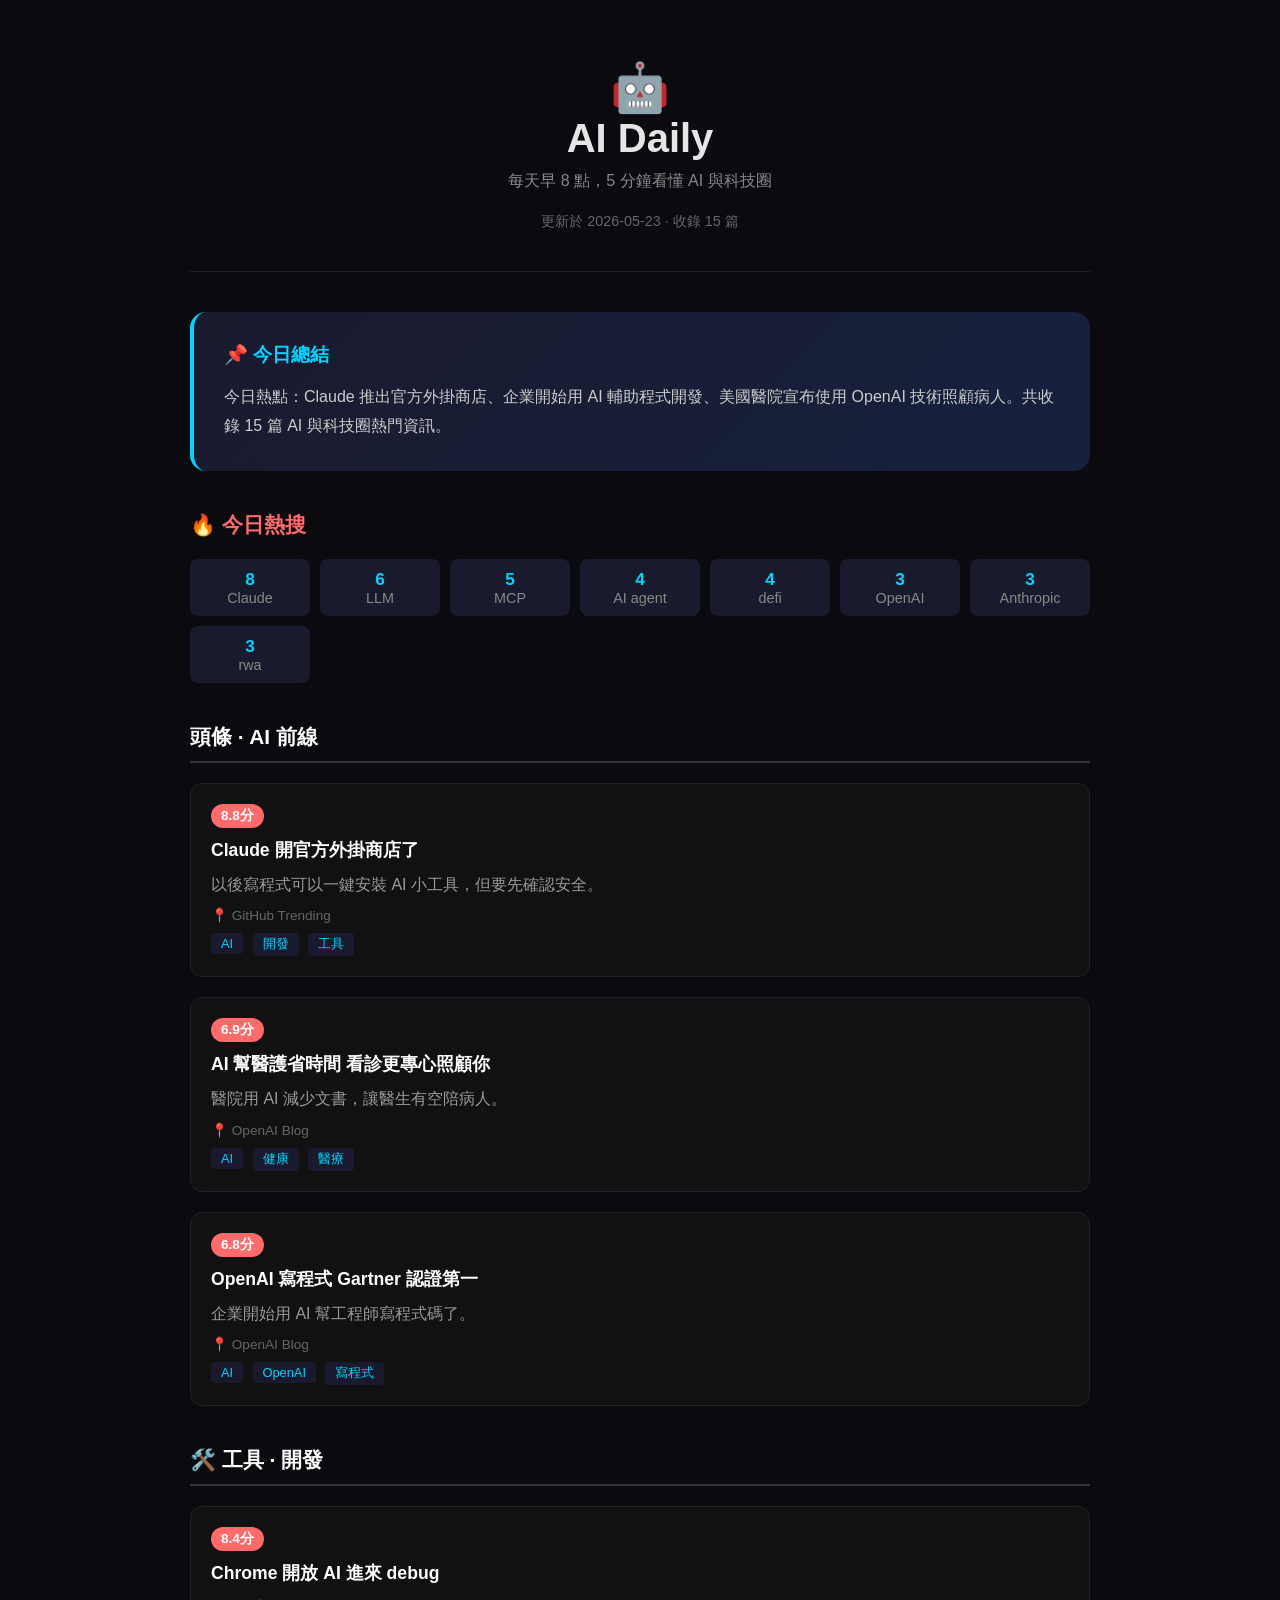
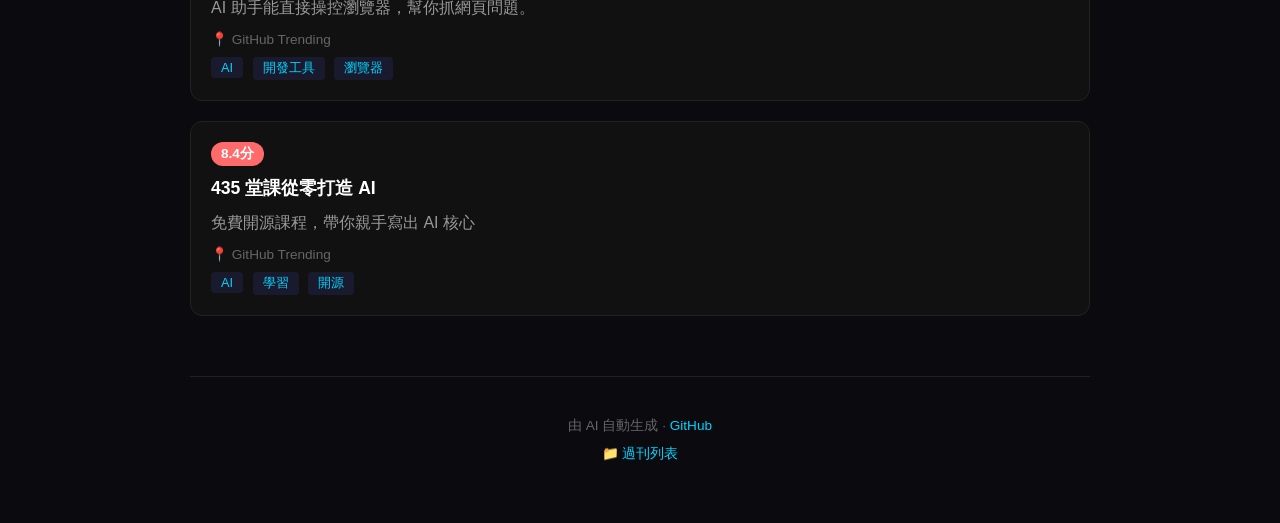
<file: index.html>
<!DOCTYPE html>
<html lang="zh-TW">
<head>
    <meta charset="UTF-8">
    <meta name="viewport" content="width=device-width, initial-scale=1.0">
    <title>🤖 AI Daily - 測試版</title>
    <link rel="stylesheet" href="style.css">
</head>
<body>
    <div class="container">
        <header class="header">
            <div class="emoji">🤖</div>
            <h1>AI Daily</h1>
            <p class="subtitle">每天早 8 點，5 分鐘看懂 AI 與科技圈</p>
            <p class="date">更新於 2026-05-23 · 收錄 15 篇</p>
        </header>
        
        <div class="summary">
            <h2>📌 今日總結</h2>
            <p>今日熱點：Claude 推出官方外掛商店、企業開始用 AI 輔助程式開發、美國醫院宣布使用 OpenAI 技術照顧病人。共收錄 15 篇 AI 與科技圈熱門資訊。</p>
        </div>
        
        <div class="trending">
            <h2>🔥 今日熱搜</h2>
            <div class="trending-grid">
                <div class="trending-item"><div class="count">8</div><div class="tag">Claude</div></div>
                <div class="trending-item"><div class="count">6</div><div class="tag">LLM</div></div>
                <div class="trending-item"><div class="count">5</div><div class="tag">MCP</div></div>
                <div class="trending-item"><div class="count">4</div><div class="tag">AI agent</div></div>
                <div class="trending-item"><div class="count">4</div><div class="tag">defi</div></div>
                <div class="trending-item"><div class="count">3</div><div class="tag">OpenAI</div></div>
                <div class="trending-item"><div class="count">3</div><div class="tag">Anthropic</div></div>
                <div class="trending-item"><div class="count">3</div><div class="tag">rwa</div></div>
            </div>
        </div>
        
        <div class="news-section">
            <h2 class="section-title">頭條 · AI 前線</h2>
            
            <div class="news-item">
                <span class="score">8.8分</span>
                <h3><a href="https://github.com/anthropics/claude-plugins-official" target="_blank">Claude 開官方外掛商店了</a></h3>
                <p class="desc">以後寫程式可以一鍵安裝 AI 小工具，但要先確認安全。</p>
                <div class="meta"><span>📍 GitHub Trending</span></div>
                <div class="tags">
                    <span class="tag">AI</span>
                    <span class="tag">開發</span>
                    <span class="tag">工具</span>
                </div>
            </div>
            
            <div class="news-item">
                <span class="score">6.9分</span>
                <h3><a href="https://openai.com" target="_blank">AI 幫醫護省時間 看診更專心照顧你</a></h3>
                <p class="desc">醫院用 AI 減少文書，讓醫生有空陪病人。</p>
                <div class="meta"><span>📍 OpenAI Blog</span></div>
                <div class="tags">
                    <span class="tag">AI</span>
                    <span class="tag">健康</span>
                    <span class="tag">醫療</span>
                </div>
            </div>
            
            <div class="news-item">
                <span class="score">6.8分</span>
                <h3><a href="https://openai.com" target="_blank">OpenAI 寫程式 Gartner 認證第一</a></h3>
                <p class="desc">企業開始用 AI 幫工程師寫程式碼了。</p>
                <div class="meta"><span>📍 OpenAI Blog</span></div>
                <div class="tags">
                    <span class="tag">AI</span>
                    <span class="tag">OpenAI</span>
                    <span class="tag">寫程式</span>
                </div>
            </div>
        </div>
        
        <div class="news-section" style="margin-top: 40px;">
            <h2 class="section-title">🛠️ 工具 · 開發</h2>
            
            <div class="news-item">
                <span class="score">8.4分</span>
                <h3><a href="https://github.com" target="_blank">Chrome 開放 AI 進來 debug</a></h3>
                <p class="desc">AI 助手能直接操控瀏覽器，幫你抓網頁問題。</p>
                <div class="meta"><span>📍 GitHub Trending</span></div>
                <div class="tags">
                    <span class="tag">AI</span>
                    <span class="tag">開發工具</span>
                    <span class="tag">瀏覽器</span>
                </div>
            </div>
            
            <div class="news-item">
                <span class="score">8.4分</span>
                <h3><a href="https://github.com" target="_blank">435 堂課從零打造 AI</a></h3>
                <p class="desc">免費開源課程，帶你親手寫出 AI 核心</p>
                <div class="meta"><span>📍 GitHub Trending</span></div>
                <div class="tags">
                    <span class="tag">AI</span>
                    <span class="tag">學習</span>
                    <span class="tag">開源</span>
                </div>
            </div>
        </div>
        
        <footer class="footer">
            <p>由 AI 自動生成 · <a href="https://github.com/ming-7065/ai-news-daily">GitHub</a></p>
            <p style="margin-top: 10px;"><a href="archive.html">📁 過刊列表</a></p>
        </footer>
    </div>
</body>
</html>
</file>
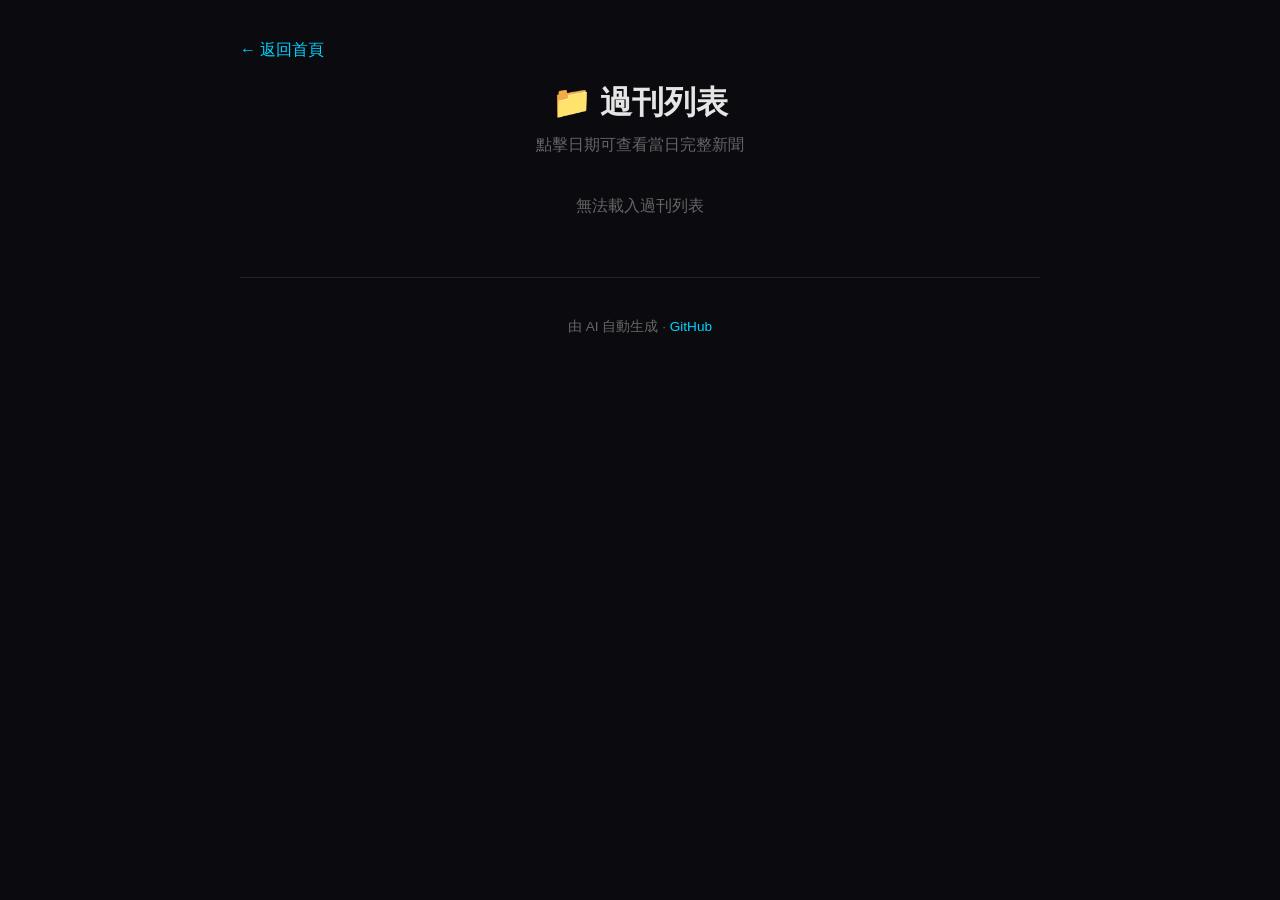
<file: archive.html>
<!DOCTYPE html>
<html lang="zh-TW">
<head>
    <meta charset="UTF-8">
    <meta name="viewport" content="width=device-width, initial-scale=1.0">
    <title>📁 過刊列表 - AI Daily</title>
    <style>
        * { margin: 0; padding: 0; box-sizing: border-box; }
        body {
            font-family: -apple-system, BlinkMacSystemFont, 'Segoe UI', Roboto, sans-serif;
            background: #0a0a0f;
            color: #e5e5e5;
            min-height: 100vh;
            padding: 40px 20px;
        }
        .container { max-width: 800px; margin: 0 auto; }
        .header {
            text-align: center;
            margin-bottom: 40px;
        }
        .header h1 { font-size: 2em; margin-bottom: 10px; }
        .header p { color: #666; }
        .archive-grid {
            display: grid;
            gap: 10px;
        }
        .archive-item {
            background: #111;
            border: 1px solid #222;
            border-radius: 12px;
            padding: 20px;
            display: flex;
            justify-content: space-between;
            align-items: center;
            text-decoration: none;
            color: inherit;
            transition: all 0.3s;
        }
        .archive-item:hover {
            background: #1a1a2e;
            border-color: #00d4ff;
        }
        .archive-item .date { color: #00d4ff; font-weight: bold; }
        .archive-item .count { color: #666; font-size: 0.9em; }
        .back-link {
            display: inline-block;
            margin-bottom: 20px;
            color: #00d4ff;
            text-decoration: none;
        }
        .back-link:hover { text-decoration: underline; }
        .footer {
            text-align: center;
            padding: 40px 0;
            color: #666;
            font-size: 0.85em;
            border-top: 1px solid #222;
            margin-top: 60px;
        }
        .footer a { color: #00d4ff; text-decoration: none; }
    </style>
</head>
<body>
    <div class="container">
        <a href="index.html" class="back-link">← 返回首頁</a>
        
        <header class="header">
            <h1>📁 過刊列表</h1>
            <p>點擊日期可查看當日完整新聞</p>
        </header>
        
        <div class="archive-grid" id="archive-list">
            <p style="color: #666; text-align: center;">載入中...</p>
        </div>
        
        <footer class="footer">
            <p>由 AI 自動生成 · <a href="https://github.com/ming-7065/ai-news-daily">GitHub</a></p>
        </footer>
    </div>
    
    <script>
        // 從 GitHub API 讀取 archive 目錄
        fetch('https://api.github.com/repos/ming-7065/ai-news-daily/contents/archive')
            .then(r => r.json())
            .then(files => {
                const list = document.getElementById('archive-list');
                if (!Array.isArray(files)) {
                    list.innerHTML = '<p style="color: #666; text-align: center;">尚無過刊</p>';
                    return;
                }
                const html = files
                    .filter(f => f.name.endsWith('.html'))
                    .sort((a, b) => b.name.localeCompare(a.name))
                    .map(f => {
                        const date = f.name.replace('.html', '');
                        return `<a href="archive/${f.name}" class="archive-item">
                            <span class="date">${date}</span>
                            <span class="count">查看 →</span>
                        </a>`;
                    }).join('');
                list.innerHTML = html || '<p style="color: #666; text-align: center;">尚無過刊</p>';
            })
            .catch(() => {
                document.getElementById('archive-list').innerHTML = 
                    '<p style="color: #666; text-align: center;">無法載入過刊列表</p>';
            });
    </script>
</body>
</html>
</file>
<file: style.css>
* { margin: 0; padding: 0; box-sizing: border-box; }
body {
    font-family: -apple-system, BlinkMacSystemFont, 'Segoe UI', Roboto, sans-serif;
    background: #0a0a0f;
    color: #e5e5e5;
    min-height: 100vh;
    padding: 20px;
}
.container { max-width: 900px; margin: 0 auto; }

.header {
    text-align: center;
    padding: 40px 0;
    border-bottom: 1px solid #222;
    margin-bottom: 40px;
}
.header h1 { font-size: 2.5em; margin-bottom: 10px; }
.header .emoji { font-size: 3em; }
.header .subtitle { color: #888; margin-bottom: 20px; }
.header .date { color: #666; font-size: 0.9em; }

.summary {
    background: linear-gradient(135deg, #1a1a2e 0%, #16213e 100%);
    border-radius: 16px;
    padding: 30px;
    margin-bottom: 40px;
    border-left: 4px solid #00d4ff;
}
.summary h2 { color: #00d4ff; margin-bottom: 15px; font-size: 1.2em; }
.summary p { line-height: 1.8; color: #ccc; }

.trending { margin-bottom: 40px; }
.trending h2 { color: #ff6b6b; margin-bottom: 20px; font-size: 1.3em; }
.trending-grid {
    display: grid;
    grid-template-columns: repeat(auto-fill, minmax(120px, 1fr));
    gap: 10px;
}
.trending-item {
    background: #1a1a2e;
    padding: 10px 15px;
    border-radius: 8px;
    text-align: center;
    font-size: 0.9em;
}
.trending-item .count { color: #00d4ff; font-size: 1.2em; font-weight: bold; }
.trending-item .tag { color: #888; }

.section-title {
    color: #fff;
    margin-bottom: 20px;
    padding-bottom: 10px;
    border-bottom: 2px solid #333;
    font-size: 1.3em;
}

.news-item {
    background: #111;
    border-radius: 12px;
    padding: 20px;
    margin-bottom: 20px;
    border: 1px solid #222;
    transition: border-color 0.3s;
}
.news-item:hover { border-color: #444; }
.news-item .score {
    display: inline-block;
    background: #ff6b6b;
    color: #fff;
    padding: 3px 10px;
    border-radius: 20px;
    font-size: 0.85em;
    font-weight: bold;
}
.news-item h3 { margin: 10px 0; font-size: 1.1em; color: #fff; }
.news-item h3 a { color: inherit; text-decoration: none; }
.news-item h3 a:hover { color: #00d4ff; }
.news-item .desc { color: #999; margin: 10px 0; line-height: 1.6; }
.news-item .meta { display: flex; gap: 15px; color: #666; font-size: 0.85em; }
.news-item .tags { margin-top: 10px; }
.news-item .tag {
    display: inline-block;
    background: #1a1a2e;
    color: #00d4ff;
    padding: 3px 10px;
    border-radius: 4px;
    font-size: 0.8em;
    margin-right: 5px;
}

.footer {
    text-align: center;
    padding: 40px 0;
    color: #666;
    font-size: 0.85em;
    border-top: 1px solid #222;
    margin-top: 60px;
}
.footer a { color: #00d4ff; text-decoration: none; }

@media (max-width: 600px) {
    body { padding: 15px; }
    .header h1 { font-size: 1.8em; }
    .trending-grid { grid-template-columns: repeat(2, 1fr); }
}
</file>
